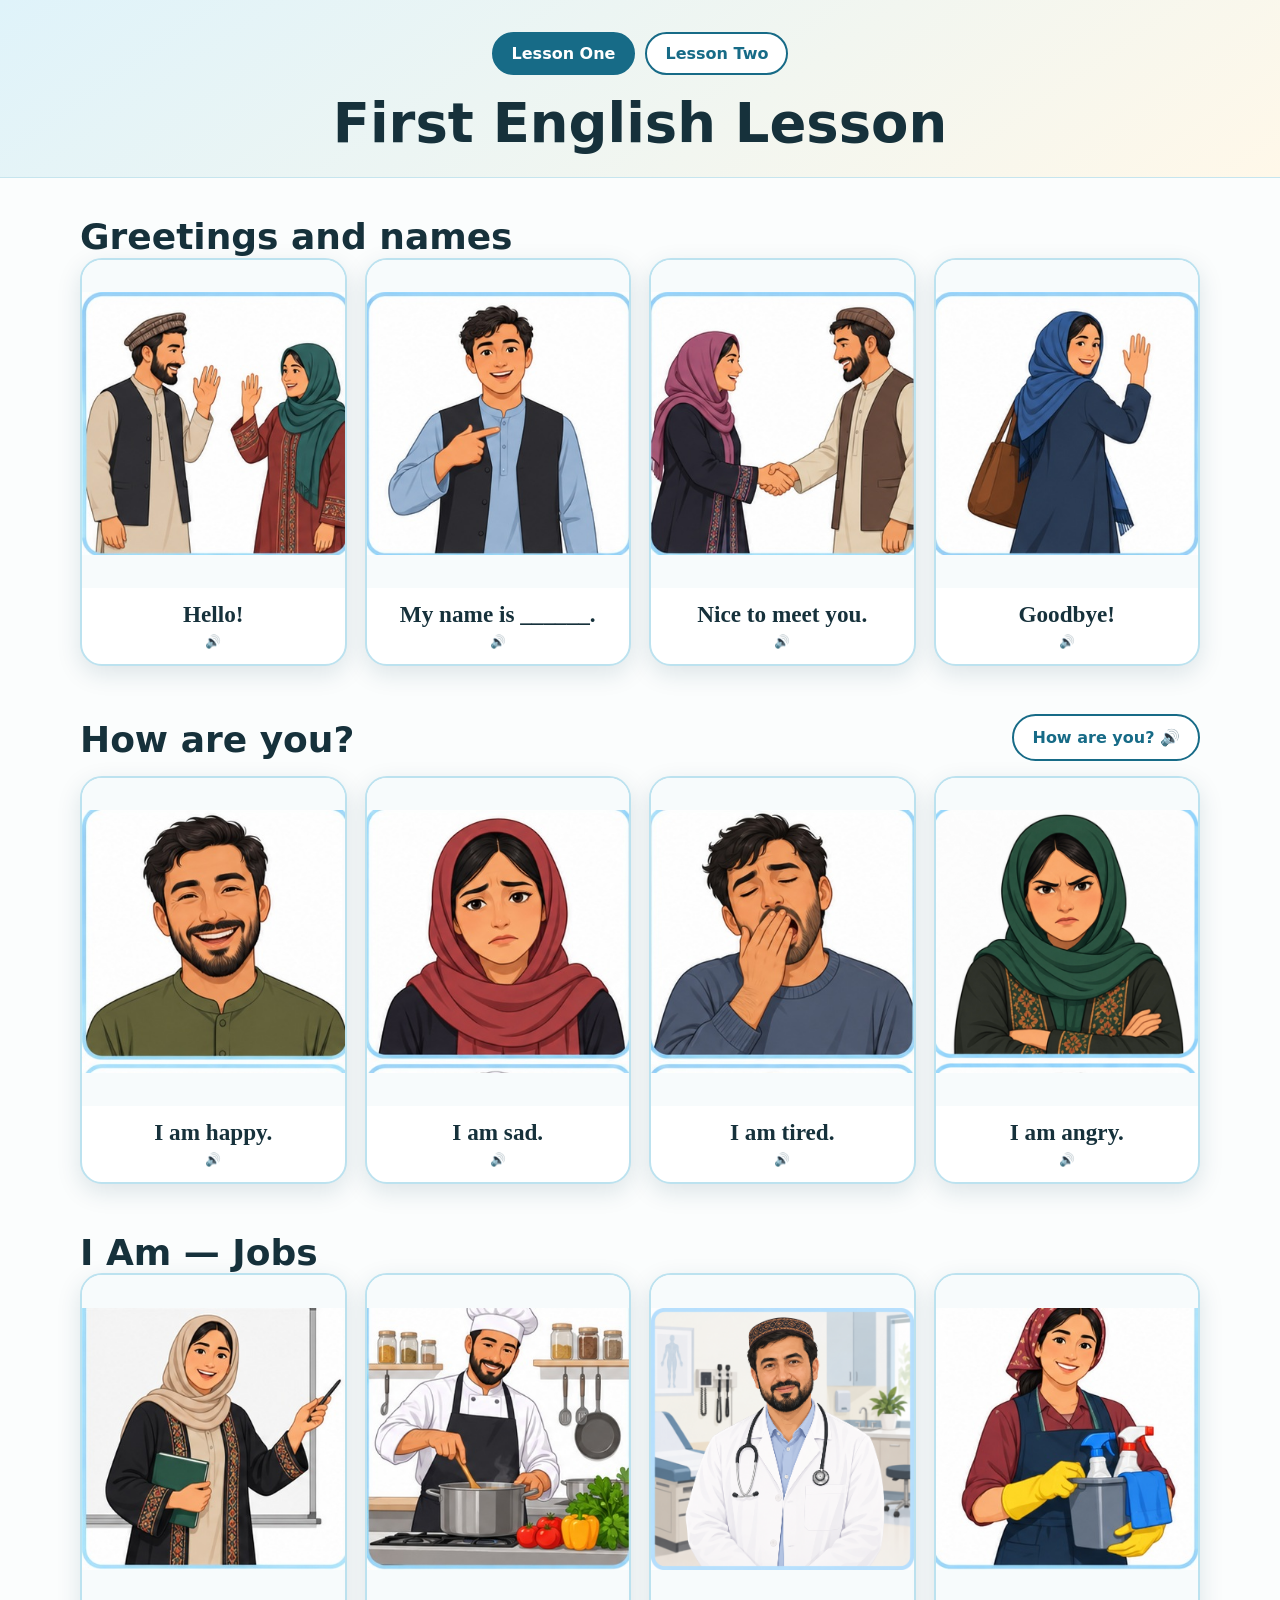
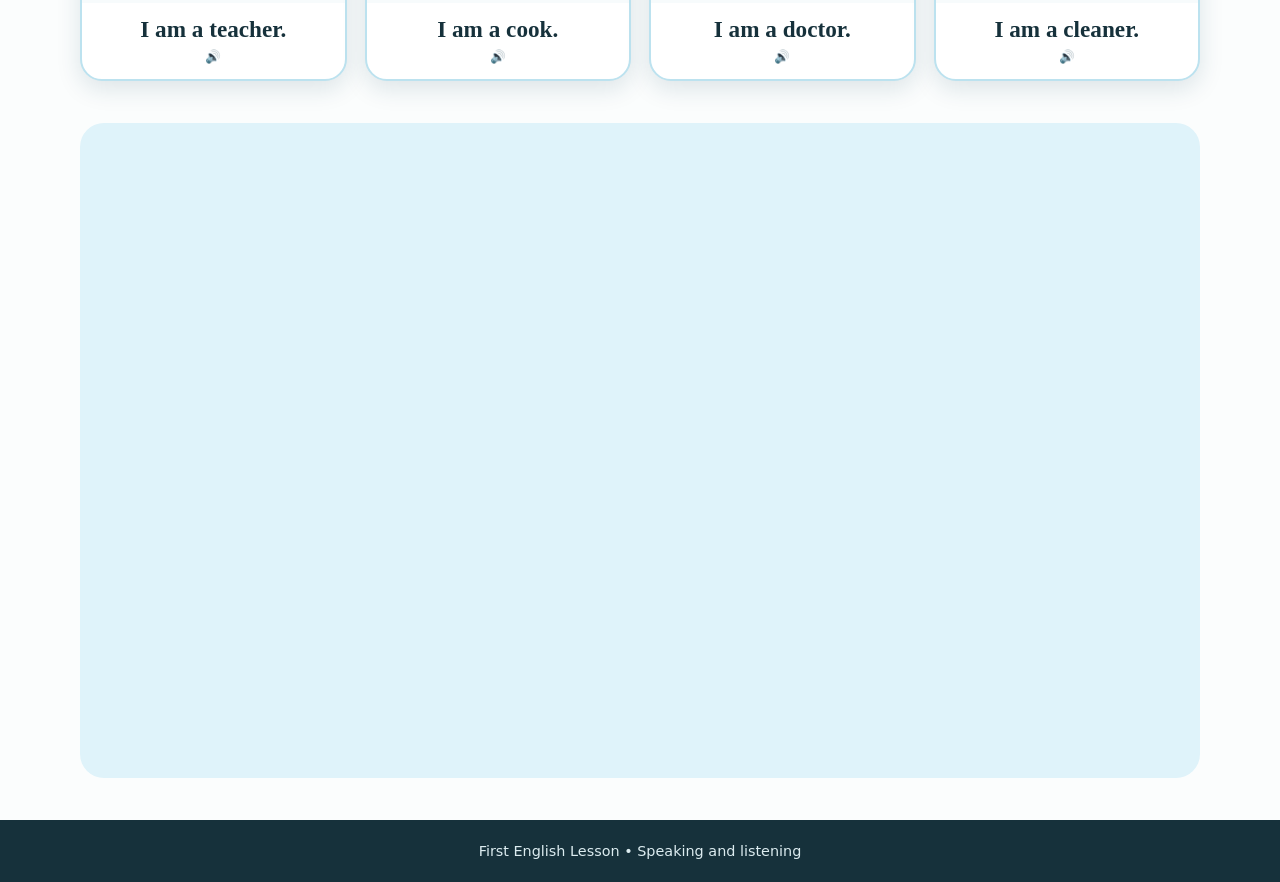
<file: index.html>
<!doctype html>
<html lang="en">
<head>
  <meta charset="utf-8">
  <meta name="viewport" content="width=device-width, initial-scale=1">
  <meta name="theme-color" content="#176b87">
  <title>First English Lesson</title>
  <link rel="stylesheet" href="styles.css">
</head>
<body>
  <header class="hero">
  <nav class="lesson-nav" aria-label="Lesson navigation">
    <a class="lesson-link active" href="index.html">Lesson One</a>
    <a class="lesson-link" href="lesson2.html">Lesson Two</a>
  </nav>

  <h1>First English Lesson</h1>
</header>

  <main>
    <section aria-labelledby="greetings-title">
      <h2 id="greetings-title">Greetings and names</h2>
      <div class="card-grid four">
        <button class="phrase-card" data-phrase="Hello!" data-audio="audio/hello.m4a">
          <img src="images/hello.jpg" alt="Two people waving hello">
          <span>Hello!</span><small>🔊</small>
        </button>
        <button class="phrase-card" data-phrase="My name is Serena." data-audio="audio/my-name-is.m4a">
          <img src="images/my-name-is.jpg" alt="A person pointing to himself while saying his name">
          <span>My name is ______.</span><small>🔊</small>
        </button>
        <button class="phrase-card" data-phrase="Nice to meet you." data-audio="audio/nice-to-meet-you.m4a">
          <img src="images/nice-to-meet-you.jpg" alt="Two people meeting and shaking hands">
          <span>Nice to meet you.</span><small>🔊</small>
        </button>
        <button class="phrase-card" data-phrase="Goodbye!" data-audio="audio/goodbye.m4a">
          <img src="images/goodbye.jpg" alt="A person leaving and waving goodbye">
          <span>Goodbye!</span><small>🔊</small>
        </button>
      </div>
    </section>

    <section aria-labelledby="feelings-title">
      <div class="section-heading">
        <div><h2 id="feelings-title">How are you?</h2></div>
        <button class="listen-pill" data-phrase="How are you?" data-audio="audio/how-are-you.m4a">How are you? 🔊</button>
      </div>
      <div class="card-grid four">
        <button class="phrase-card" data-phrase="I am happy." data-audio="audio/i-am-happy.m4a">
          <img src="images/happy.jpg" alt="A happy person">
          <span>I am happy.</span><small>🔊</small>
        </button>
        <button class="phrase-card" data-phrase="I am sad." data-audio="audio/i-am-sad.m4a">
          <img src="images/sad.jpg" alt="A sad person">
          <span>I am sad.</span><small>🔊</small>
        </button>
        <button class="phrase-card" data-phrase="I am tired." data-audio="audio/i-am-tired.m4a">
          <img src="images/tired.jpg" alt="A tired person yawning">
          <span>I am tired.</span><small>🔊</small>
        </button>
        <button class="phrase-card" data-phrase="I am angry." data-audio="audio/i-am-angry.m4a">
          <img src="images/angry.jpg" alt="An angry person with folded arms">
          <span>I am angry.</span><small>🔊</small>
        </button>
      </div>
    </section>

    <section aria-labelledby="jobs-title">
      <h2 id="jobs-title">I Am — Jobs</h2>
      <div class="card-grid two">
        <button class="phrase-card" data-phrase="I am a teacher." data-audio="audio/i-am-a-teacher.m4a">
          <img src="images/teacher.jpg" alt="A teacher at a board">
          <span>I am a teacher.</span><small>🔊</small>
        </button>
        <button class="phrase-card" data-phrase="I am a cook." data-audio="audio/i-am-a-cook.m4a">
          <img src="images/cook.jpg" alt="A cook preparing food">
          <span>I am a cook.</span><small>🔊</small>
        </button>
        <button class="phrase-card" data-phrase="I am a doctor." data-audio="audio/i-am-a-doctor.m4a">
          <img src="images/doctor.png" alt="A doctor in a white coat">
          <span>I am a doctor.</span><small>🔊</small>
        </button>
        <button class="phrase-card" data-phrase="I am a cleaner." data-audio="audio/i-am-a-cleaner.m4a">
          <img src="images/cleaner.jpg" alt="A cleaner holding cleaning supplies">
          <span>I am a cleaner.</span><small>🔊</small>
        </button>
      </div>
    </section>

    <section class="practice" aria-labelledby="practice-title">
    <div class="video-container">
    <iframe
      src="https://www.youtube.com/embed/RLs9lIy5WT0?si=Dv5UHnf_ZUcW0fZu&start=11"
      title="YouTube video player"
      allow="accelerometer; autoplay; clipboard-write; encrypted-media; gyroscope; picture-in-picture; web-share"
      allowfullscreen>
    </iframe>
  </div>
  </section>
  </main>

  <footer>First English Lesson • Speaking and listening</footer>
  <script src="script.js"></script>
</body>
</html>
</file>
<file: styles.css>
:root{--ink:#16313b;--blue:#176b87;--sky:#dff3fa;--pale:#f3fafc;--gold:#f0a43b;--white:#fff;--shadow:0 8px 24px rgba(18,65,82,.13)}
*{box-sizing:border-box}
body{margin:0;background:#fbfdfd;color:var(--ink);font-family:system-ui,-apple-system,"Segoe UI",sans-serif}
button{font:inherit}
.hero{text-align:center;padding:32px 18px 25px;background:linear-gradient(145deg,#dff3fa,#fff8e9);border-bottom:1px solid #c6e5ee}
.eyebrow{margin:0 0 6px;font-size:.78rem;font-weight:800;letter-spacing:.13em;color:var(--blue)}
h1{margin:0;font-size:clamp(2rem,7vw,3.4rem);line-height:1.05}
.instructions{display:flex;flex-wrap:wrap;gap:8px;justify-content:center;align-items:center;margin:14px auto 10px;font-size:clamp(1rem,3vw,1.25rem);font-weight:750;color:#315966}
.stop{border:0;border-radius:999px;padding:9px 16px;background:#fff;color:#87511a;box-shadow:0 2px 8px rgba(0,0,0,.08);cursor:pointer}
main{width:min(1120px,calc(100% - 28px));margin:auto}
section{padding:38px 0 10px}
h2{margin:0;font-size:clamp(1.7rem,5vw,2.25rem);line-height:1.15}
.hint{margin:6px 0 17px;color:#5b747c;font-weight:650}
.section-heading{display:flex;gap:16px;align-items:end;justify-content:space-between;margin-bottom:15px}
.listen-pill{border:2px solid var(--blue);border-radius:999px;padding:12px 18px;background:white;color:var(--blue);font-weight:800;cursor:pointer}
.card-grid{display:grid;gap:18px}.card-grid.four{grid-template-columns:repeat(auto-fit,minmax(min(200px,100%),1fr))}.card-grid.two{grid-template-columns:repeat(auto-fit,minmax(min(240px,100%),1fr))}
.phrase-card{position:relative;padding:0 0 15px;border:2px solid #bce2ef;border-radius:22px;background:var(--white);color:var(--ink);overflow:hidden;box-shadow:var(--shadow);cursor:pointer;transition:transform .14s,box-shadow .14s,border-color .14s}
.phrase-card:hover,.phrase-card:focus-visible{transform:translateY(-3px);box-shadow:0 12px 28px rgba(18,65,82,.2);border-color:var(--blue);outline:none}
.phrase-card.playing{border-color:var(--gold);box-shadow:0 0 0 5px rgba(240,164,59,.22),var(--shadow)}
.phrase-card>img,.age-card>img,.identity-card>img{display:block;width:100%;height:auto;aspect-ratio:4/5;object-fit:contain;object-position:center;background:#f7fbfc}
.phrase-card>span{display:block;padding:13px 8px 1px;font-family:Georgia,serif;font-size:clamp(1.05rem,2.2vw,1.45rem);font-weight:800}
.phrase-card small{display:block;margin-top:5px;color:var(--blue);font-size:.78rem;font-weight:800}
.practice{margin:32px 0 42px;padding:28px;border-radius:24px;background:var(--sky)}
.practice h2{text-align:center}.dialogue{display:grid;grid-template-columns:repeat(3,1fr);gap:12px;margin:20px 0 15px}
.dialogue button{display:flex;align-items:center;gap:10px;min-height:70px;border:2px solid transparent;border-radius:15px;padding:12px;background:white;color:var(--ink);font-family:Georgia,serif;font-size:1.15rem;font-weight:700;cursor:pointer;text-align:left}
.dialogue button b{display:grid;place-items:center;flex:0 0 30px;height:30px;border-radius:50%;background:var(--blue);color:white;font-family:system-ui,sans-serif;font-size:.9rem}.dialogue button span{margin-left:auto}
.practice>p{text-align:center;margin:0;color:#41616c;font-weight:700}
footer{text-align:center;padding:23px;background:#16313b;color:#dcecf0;font-size:.9rem}

.practice {
  width: 100%;
  margin: 32px 0 42px;
  padding: 28px;
  border-radius: 24px;
  background: var(--sky);
}

.practice iframe {
  display: block;
  width: 100%;
  max-width: 100%;
  aspect-ratio: 16 / 9;
  height: auto;
  border: 0;
  border-radius: 14px;
}

.lesson-nav {
  display: flex;
  justify-content: center;
  gap: 10px;
  margin-bottom: 20px;
}

.lesson-link {
  padding: 10px 18px;
  border: 2px solid var(--blue);
  border-radius: 999px;
  background: white;
  color: var(--blue);
  font-weight: 800;
  text-decoration: none;
  transition: background 0.15s, color 0.15s;
}

.lesson-link:hover,
.lesson-link:focus-visible {
  background: var(--sky);
}

.lesson-link.active {
  background: var(--blue);
  color: white;
}

@media(max-width:820px){.dialogue{grid-template-columns:1fr}.card-grid.two{gap:14px}}
@media(max-width:520px){main{width:min(100% - 20px,1120px)}section{padding-top:30px}.phrase-card>span{font-size:1.25rem}.section-heading{align-items:start;flex-direction:column}.listen-pill{align-self:stretch}.practice{padding:22px 14px}.hero{padding-top:25px}.compact-number-grid,.tens-grid{grid-template-columns:repeat(auto-fit,minmax(min(104px,100%),1fr))}}
@media(prefers-reduced-motion:reduce){*{scroll-behavior:auto!important;transition:none!important}}

.lesson-subtitle{margin:8px 0 0;color:#315966;font-weight:700}

.number-chip,
.compact-number > b,
.tens-grid > button > b,
.example-card > b{
  display:grid;
  place-items:center;
  width:3.1em;
  height:2.15em;
  margin:0 auto;
  border-radius:8px;
  background:var(--sky);
  color:var(--blue);
  font-family:system-ui,sans-serif;
  font-size:1.15rem;
  font-variant-numeric:tabular-nums;
  font-weight:800;
  line-height:1;
}

.compact-number,
.tens-grid > button,
.age-card,
.example-card,
.identity-card{
  border:2px solid #bce2ef;
  border-radius:18px;
  background:var(--white);
  color:var(--ink);
  box-shadow:var(--shadow);
  cursor:pointer;
  overflow:hidden;
  transition:transform .14s,box-shadow .14s,border-color .14s;
}
.compact-number:hover,
.tens-grid > button:hover,
.age-card:hover,
.example-card:hover,
.identity-card:hover,
.compact-number:focus-visible,
.tens-grid > button:focus-visible,
.age-card:focus-visible,
.example-card:focus-visible,
.identity-card:focus-visible{
  transform:translateY(-3px);
  box-shadow:0 12px 28px rgba(18,65,82,.2);
  border-color:var(--blue);
  outline:none;
}
.compact-number.playing,
.tens-grid > button.playing,
.age-card.playing,
.example-card.playing,
.identity-card.playing{
  border-color:var(--gold);
  box-shadow:0 0 0 5px rgba(240,164,59,.22),var(--shadow);
}

.compact-number-grid,
.tens-grid{
  display:grid;
  gap:12px;
  grid-template-columns:repeat(auto-fit,minmax(min(132px,100%),1fr));
}
.compact-number,
.tens-grid > button{
  display:flex;
  flex-direction:column;
  align-items:center;
  gap:8px;
  width:100%;
  padding:12px 8px 10px;
}
.compact-number{min-height:168px}
.tens-grid > button{min-height:124px}
.compact-number small,
.tens-grid > button small,
.age-card small,
.identity-card small{
  color:var(--blue);
  font-size:.78rem;
  font-weight:800;
}

.mini-count,
.ten-bundles{
  display:grid;
  align-content:start;
  justify-content:center;
  width:86px;
  margin-top:2px;
}
.mini-count{
  grid-template-columns:repeat(5,14px);
  grid-template-rows:repeat(4,14px);
  gap:4px;
  height:68px;
}
.ten-bundles{
  grid-template-columns:repeat(5,18px);
  grid-template-rows:repeat(2,14px);
  gap:4px;
  height:32px;
}
.count-block,
.ten-block{
  display:block;
  width:14px;
  height:14px;
  border-radius:3px;
  background:var(--blue);
}
.ten-block{
  width:18px;
  background:var(--gold);
}

.age-intro,
.example-grid,
.identity-grid{
  display:grid;
  gap:18px;
  grid-template-columns:repeat(auto-fit,minmax(min(240px,100%),1fr));
}
.age-card,
.identity-card{padding:0 0 14px;text-align:center}
.age-card strong,
.identity-card strong{
  display:block;
  padding:12px 12px 2px;
  font-family:Georgia,serif;
  font-size:clamp(1.05rem,2vw,1.3rem);
  line-height:1.35;
}
.photo-placeholder{
  display:grid;
  place-items:center;
  width:100%;
  aspect-ratio:4/5;
  background:#f7fbfc;
  color:var(--blue);
  font-weight:800;
  letter-spacing:.04em;
  text-align:center;
}
.identity-card{position:relative}
.identity-card > img.flag-hero{
  aspect-ratio:3/2;
  object-fit:cover;
  padding:0;
  background:#000;
}
.identity-card .flag{
  position:absolute;
  top:12px;
  right:12px;
  width:108px;
  height:72px;
  padding:0;
  border-radius:4px;
  overflow:hidden;
  background:white;
  line-height:0;
  box-shadow:0 1px 5px rgba(0,0,0,.22);
}
.identity-card .flag img{
  display:block;
  width:100%;
  height:100%;
  object-fit:cover;
  background:none;
}
.gender-card{position:relative}
.gender-icon{
  position:absolute;
  top:10px;
  left:10px;
  z-index:1;
  display:grid;
  place-items:center;
  width:44px;
  height:44px;
  border-radius:50%;
  background:white;
  box-shadow:0 2px 8px rgba(18,65,82,.12);
}
.restroom{
  display:inline-block;
  width:16px;
  height:26px;
  vertical-align:-6px;
  background-position:center;
  background-repeat:no-repeat;
  background-size:contain;
}
.restroom.female{
  background-image:url("images/icon-female.png");
}
.restroom.male{
  background-image:url("images/icon-male.png");
}
.gender-icon .restroom{width:22px;height:34px;vertical-align:0}
.big-icon .restroom{width:34px;height:52px;vertical-align:0}

.example-card{
  display:flex;
  flex-direction:column;
  align-items:center;
  padding:0 0 14px;
  text-align:center;
}
.example-card > img{
  display:block;
  width:100%;
  aspect-ratio:4/5;
  object-fit:cover;
  object-position:center 18%;
  background:#fff;
}
.example-card > img.drawing{object-fit:contain;padding:18px}
.example-card > b{margin-top:12px}
.example-card > strong{
  display:block;
  padding:8px 12px 0;
  font-family:Georgia,serif;
  font-size:clamp(1.05rem,2vw,1.25rem);
}
</file>
